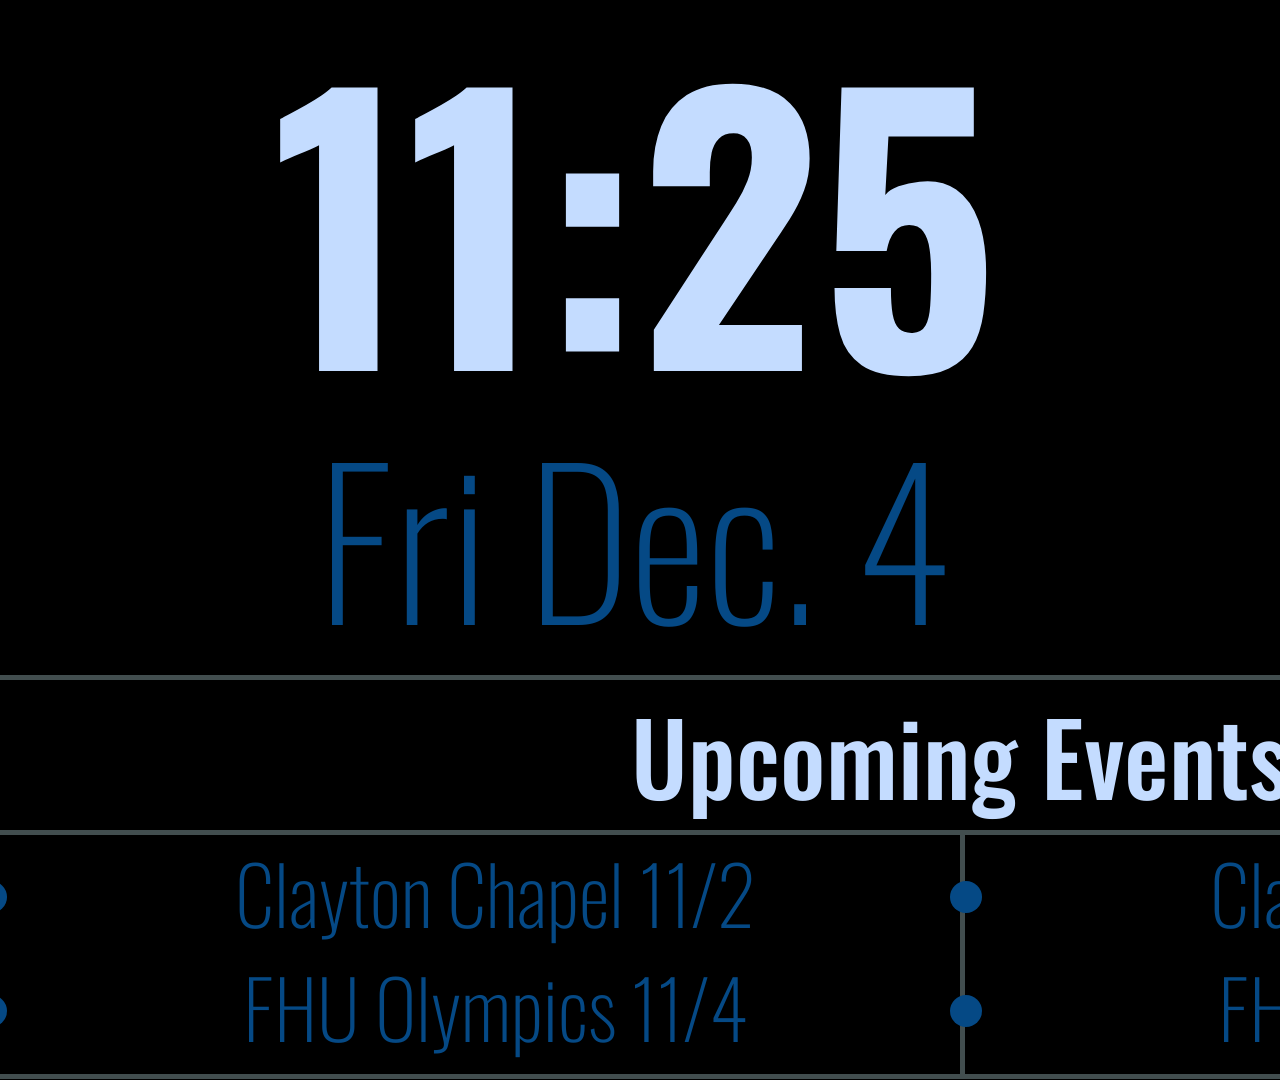
<file: index.html>
<!DOCTYPE html>
<html lang="en">

<head>
    <link href="https://fonts.googleapis.com/css?family=Oswald:300,400,700" rel="stylesheet">
    <meta charset="utf-8">
    <meta http-equiv="X-UA-Compatible" content="IE=edge">
    <meta name="viewport" content="width=device-width, initial-scale=1">
    <!-- The above 3 meta tags *must* come first in the head; any other head content must come *after* these tags -->
    <title>Smart Clock</title>

    <!-- Bootstrap -->
    <link href="https://maxcdn.bootstrapcdn.com/bootstrap/3.3.7/css/bootstrap.min.css" rel="stylesheet" integrity="sha384-BVYiiSIFeK1dGmJRAkycuHAHRg32OmUcww7on3RYdg4Va+PmSTsz/K68vbdEjh4u" crossorigin="anonymous">
    <link href="styles.css" rel="stylesheet">

    <link href="alternateStyles.css" rel="stylesheet">

    <!-- HTML5 shim and Respond.js for IE8 support of HTML5 elements and media queries -->
    <!-- WARNING: Respond.js doesn't work if you view the page via file:// -->
    <!--[if lt IE 9]>
      <script src="https://oss.maxcdn.com/html5shiv/3.7.3/html5shiv.min.js"></script>
      <script src="https://oss.maxcdn.com/respond/1.4.2/respond.min.js"></script>
    <![endif]-->
</head>

<body>
    <!--
    <nav class="navbar navbar-inverse navbar-fixed-top">
        <div class="container">
            <div class="navbar-header">
                <button type="button" class="navbar-toggle collapsed" data-toggle="collapse" data-target="#navbar" aria-expanded="false" aria-controls="navbar">
                    <span class="sr-only">Toggle navigation</span>
                    <span class="icon-bar"></span>
                    <span class="icon-bar"></span>
                    <span class="icon-bar"></span>
                </button>
                <a class="navbar-brand" href="#">Project name</a>
            </div>
            <div id="navbar" class="collapse navbar-collapse">
                <ul class="nav navbar-nav">
                    <li class="active"><a href="#">Home</a></li>
                    <li><a href="#about">About</a></li>
                    <li><a href="#contact">Contact</a></li>
                </ul>
            </div>
            !--/.nav-collapse --
        </div>
    </nav>
-->
    <div class="container1">
        <div class="row row1">

            <div class="col-md-8" id="time">
                <h1 id="timeElement"> 7:21 </h1>
                <h3 id="dateElement"> Tuesday Nov. 8th </h3>
            </div>

            <div class="col-md-4" id="events">
                <img src="images/VClouds Weather Icons/34.png" id="weatherImg">
                <h2 id="currentTemp"> 46° </h2>
            </div>

        </div>

        <div class="row">
            <div class="col-md-12">
                <h2 id="eventHeader"> Upcoming Events</h2>

            </div>

        </div>
        <div class="row">
            <div class="col-md-6">
                <ul id="eventList">
                    <li>Clayton Chapel 11/2</li>
                    <li>FHU Olympics 11/4</li>
                </ul>
            </div>
            <div class="col-md-6">
                <ul id="eventList">
                    <li>Clayton Chapel 11/2</li>
                    <li>FHU Olympics 11/4</li>
                </ul>
            </div>
        </div>
        <!--
        <div class="row">

            <div class="col-md-8" id="bibleVerse">
                <p> Then Jesus spoke to them again, saying, “I am the light of the world. He who follows Me shall not walk in darkness, but have the light of life.”
                    <br>John 8:12</p>
            </div>

            <div class="col-md-4" id="weather">
                <img src="images/VClouds Weather Icons/34.png" id="weatherImg">
                <h2 id="currentTemp"> 46° </h2>
            </div>

-->

        <!-- Trigger/Open The Modal -->
        <!--
            <button id="myBtn">Open Modal</button>

            <!-- The Modal -->
        <!--
            <div id="myModal" class="modal">

                <!-- Modal content -->
        <!--
                <div class="modal-content">
                    <span class="close">x</span>
                    <p>Some text in the Modal..</p>
                </div>

        </div>
-->
    </div>



    <!-- /.container -->


    <!-- jQuery (necessary for Bootstrap's JavaScript plugins) -->

    <script src="https://ajax.googleapis.com/ajax/libs/jquery/1.12.4/jquery.min.js"></script>
    <!-- Include all compiled plugins (below), or include individual files as needed -->
    <script src="https://maxcdn.bootstrapcdn.com/bootstrap/3.3.7/js/bootstrap.min.js" integrity="sha384-Tc5IQib027qvyjSMfHjOMaLkfuWVxZxUPnCJA7l2mCWNIpG9mGCD8wGNIcPD7Txa" crossorigin="anonymous"></script>
    <script src="javaScript.js"></script>
</body>

</html>
</file>
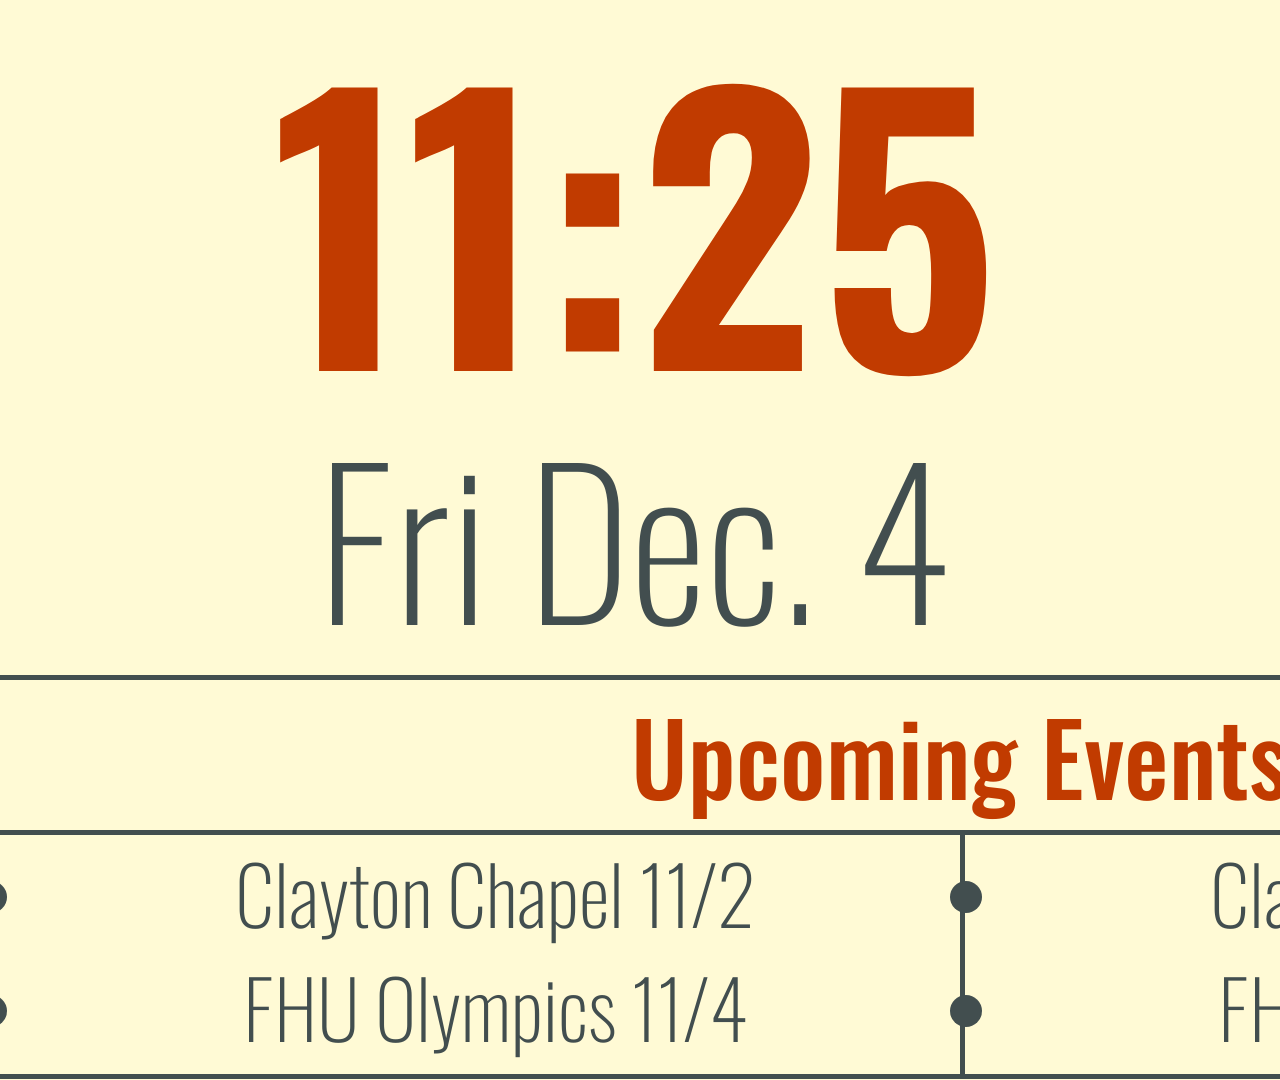
<file: index-H-light.html>
<!DOCTYPE html>
<html lang="en">

<head>
    <link href="https://fonts.googleapis.com/css?family=Oswald:300,400,700" rel="stylesheet">
    <meta charset="utf-8">
    <meta http-equiv="X-UA-Compatible" content="IE=edge">
    <meta name="viewport" content="width=device-width, initial-scale=1">
    <!-- The above 3 meta tags *must* come first in the head; any other head content must come *after* these tags -->
    <title>Smart Clock</title>

    <!-- Bootstrap -->
    <link href="https://maxcdn.bootstrapcdn.com/bootstrap/3.3.7/css/bootstrap.min.css" rel="stylesheet" integrity="sha384-BVYiiSIFeK1dGmJRAkycuHAHRg32OmUcww7on3RYdg4Va+PmSTsz/K68vbdEjh4u" crossorigin="anonymous">
    <link href="styles.css" rel="stylesheet">



    <!-- HTML5 shim and Respond.js for IE8 support of HTML5 elements and media queries -->
    <!-- WARNING: Respond.js doesn't work if you view the page via file:// -->
    <!--[if lt IE 9]>
      <script src="https://oss.maxcdn.com/html5shiv/3.7.3/html5shiv.min.js"></script>
      <script src="https://oss.maxcdn.com/respond/1.4.2/respond.min.js"></script>
    <![endif]-->
</head>

<body>
    <!--
    <nav class="navbar navbar-inverse navbar-fixed-top">
        <div class="container">
            <div class="navbar-header">
                <button type="button" class="navbar-toggle collapsed" data-toggle="collapse" data-target="#navbar" aria-expanded="false" aria-controls="navbar">
                    <span class="sr-only">Toggle navigation</span>
                    <span class="icon-bar"></span>
                    <span class="icon-bar"></span>
                    <span class="icon-bar"></span>
                </button>
                <a class="navbar-brand" href="#">Project name</a>
            </div>
            <div id="navbar" class="collapse navbar-collapse">
                <ul class="nav navbar-nav">
                    <li class="active"><a href="#">Home</a></li>
                    <li><a href="#about">About</a></li>
                    <li><a href="#contact">Contact</a></li>
                </ul>
            </div>
            !--/.nav-collapse --
        </div>
    </nav>
-->
    <div class="container1">
        <div class="row row1">

            <div class="col-md-8" id="time">
                <h1 id="timeElement"> 7:21 </h1>
                <h3 id="dateElement"> Tuesday Nov. 8th </h3>
            </div>

            <div class="col-md-4" id="events">
                <img src="images/VClouds Weather Icons/34.png" id="weatherImg">
                <h2 id="currentTemp"> 46° </h2>
            </div>

        </div>

        <div class="row">
            <div class="col-md-12">
                <h2 id="eventHeader"> Upcoming Events</h2>

            </div>

        </div>
        <div class="row">
            <div class="col-md-6">
                <ul id="eventList">
                    <li>Clayton Chapel 11/2</li>
                    <li>FHU Olympics 11/4</li>
                </ul>
            </div>
            <div class="col-md-6">
                <ul id="eventList">
                    <li>Clayton Chapel 11/2</li>
                    <li>FHU Olympics 11/4</li>
                </ul>
            </div>
        </div>
        <!--
        <div class="row">

            <div class="col-md-8" id="bibleVerse">
                <p> Then Jesus spoke to them again, saying, “I am the light of the world. He who follows Me shall not walk in darkness, but have the light of life.”
                    <br>John 8:12</p>
            </div>

            <div class="col-md-4" id="weather">
                <img src="images/VClouds Weather Icons/34.png" id="weatherImg">
                <h2 id="currentTemp"> 46° </h2>
            </div>

-->

        <!-- Trigger/Open The Modal -->
        <!--
            <button id="myBtn">Open Modal</button>

            <!-- The Modal -->
        <!--
            <div id="myModal" class="modal">

                <!-- Modal content -->
        <!--
                <div class="modal-content">
                    <span class="close">x</span>
                    <p>Some text in the Modal..</p>
                </div>

        </div>
-->
    </div>



    <!-- /.container -->


    <!-- jQuery (necessary for Bootstrap's JavaScript plugins) -->

    <script src="https://ajax.googleapis.com/ajax/libs/jquery/1.12.4/jquery.min.js"></script>
    <!-- Include all compiled plugins (below), or include individual files as needed -->
    <script src="https://maxcdn.bootstrapcdn.com/bootstrap/3.3.7/js/bootstrap.min.js" integrity="sha384-Tc5IQib027qvyjSMfHjOMaLkfuWVxZxUPnCJA7l2mCWNIpG9mGCD8wGNIcPD7Txa" crossorigin="anonymous"></script>
    <script src="javaScript.js"></script>
</body>

</html>
</file>
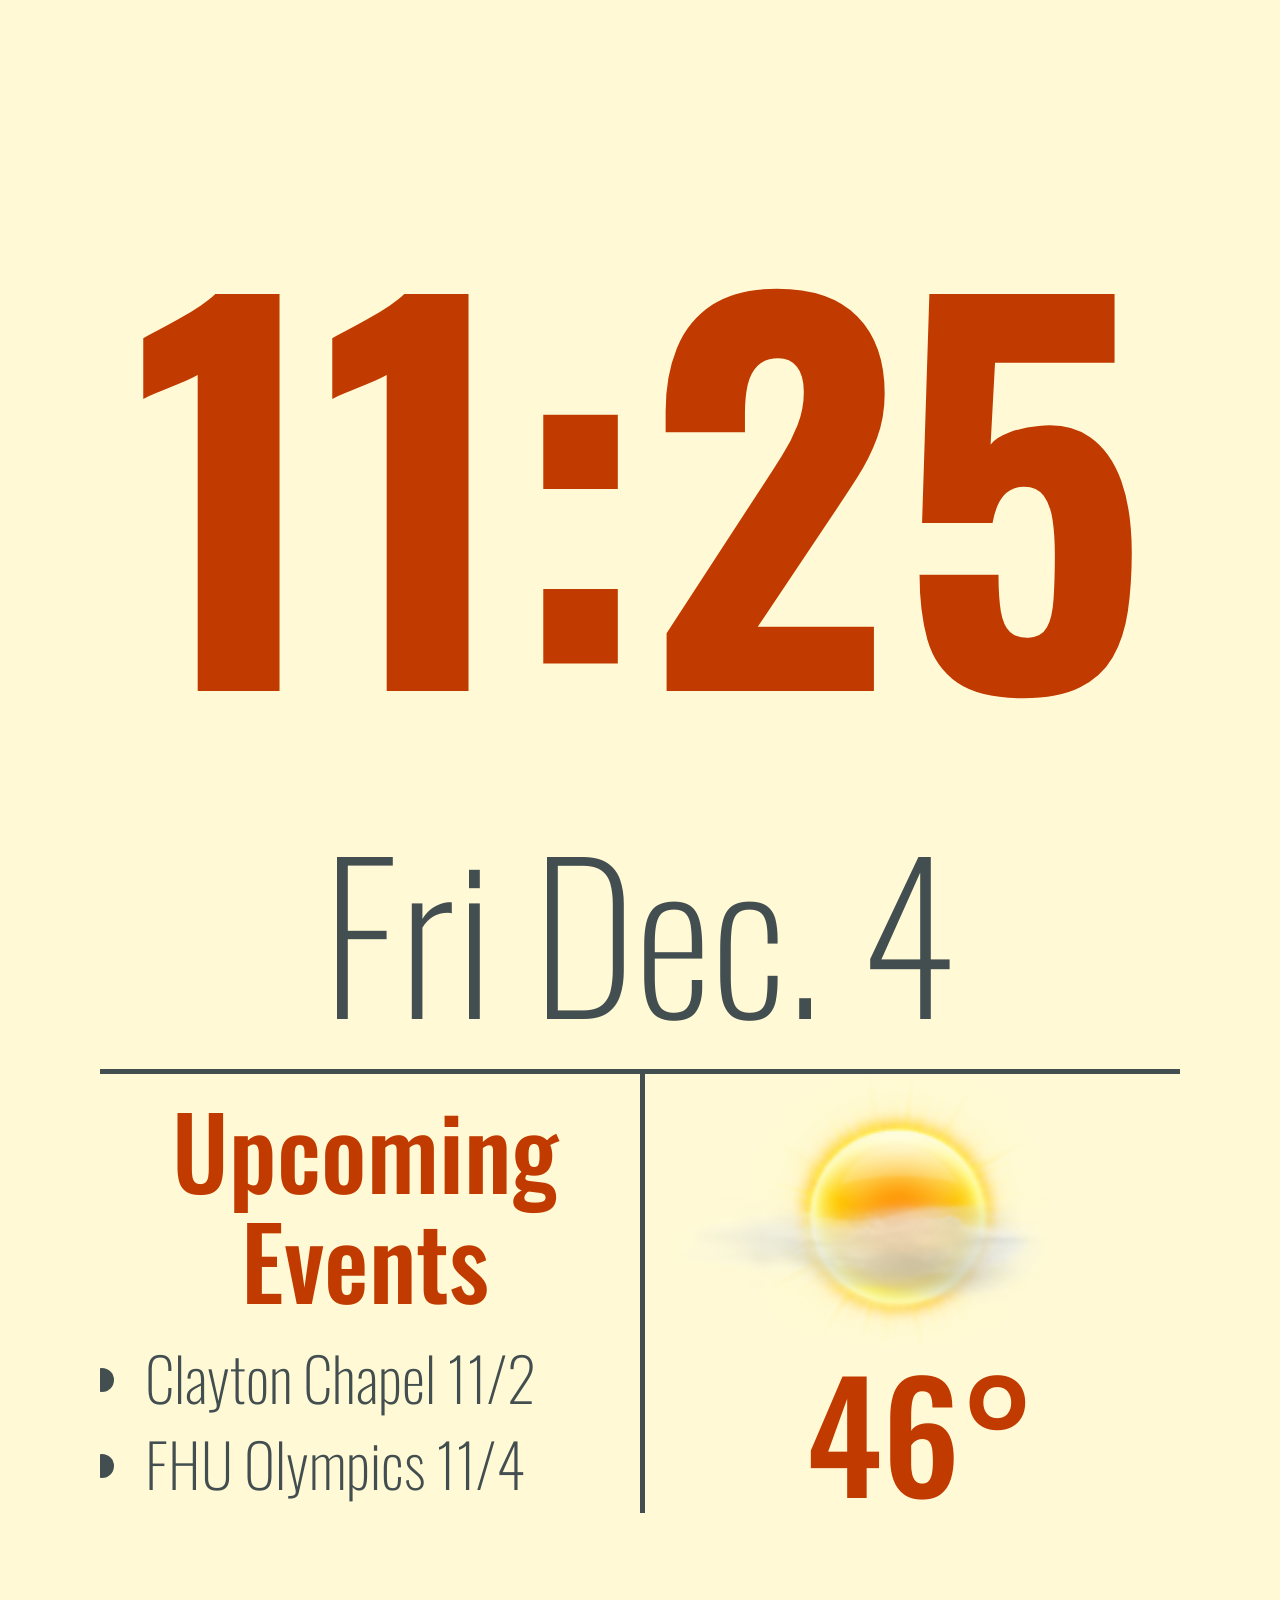
<file: indexV-light.html>
<!DOCTYPE html>
<html lang="en">

<head>
    <link href="https://fonts.googleapis.com/css?family=Oswald:300,400,700" rel="stylesheet">
    <meta charset="utf-8">
    <meta http-equiv="X-UA-Compatible" content="IE=edge">
    <meta name="viewport" content="width=device-width, initial-scale=1">
    <!-- The above 3 meta tags *must* come first in the head; any other head content must come *after* these tags -->
    <title>Smart Clock</title>

    <!-- Bootstrap -->
    <link href="https://maxcdn.bootstrapcdn.com/bootstrap/3.3.7/css/bootstrap.min.css" rel="stylesheet" integrity="sha384-BVYiiSIFeK1dGmJRAkycuHAHRg32OmUcww7on3RYdg4Va+PmSTsz/K68vbdEjh4u" crossorigin="anonymous">
    <link href="styles.css" rel="stylesheet">


    <!-- HTML5 shim and Respond.js for IE8 support of HTML5 elements and media queries -->
    <!-- WARNING: Respond.js doesn't work if you view the page via file:// -->
    <!--[if lt IE 9]>
      <script src="https://oss.maxcdn.com/html5shiv/3.7.3/html5shiv.min.js"></script>
      <script src="https://oss.maxcdn.com/respond/1.4.2/respond.min.js"></script>
    <![endif]-->
</head>

<body>
    <!--
    <nav class="navbar navbar-inverse navbar-fixed-top">
        <div class="container">
            <div class="navbar-header">
                <button type="button" class="navbar-toggle collapsed" data-toggle="collapse" data-target="#navbar" aria-expanded="false" aria-controls="navbar">
                    <span class="sr-only">Toggle navigation</span>
                    <span class="icon-bar"></span>
                    <span class="icon-bar"></span>
                    <span class="icon-bar"></span>
                </button>
                <a class="navbar-brand" href="#">Project name</a>
            </div>
            <div id="navbar" class="collapse navbar-collapse">
                <ul class="nav navbar-nav">
                    <li class="active"><a href="#">Home</a></li>
                    <li><a href="#about">About</a></li>
                    <li><a href="#contact">Contact</a></li>
                </ul>
            </div>
            !--/.nav-collapse --
        </div>
    </nav>
-->
    <div class="container2">
        <div class="row row1">

            <div class="col-md-12" id="time">
                <h1 id="timeElementV"> 7:21 </h1>
                <h3 id="dateElement"> Tuesday Nov. 8th </h3>
            </div>

        </div>
        <!--
        <div class="row">

            <div class="col-md-12" id="bibleVerseV">
                <p> Then Jesus spoke to them again, saying, “I am the light of the world. He who follows Me shall not walk in darkness, but have the light of life.”
                    <br>John 8:12</p>
            </div>
        </div>
-->
        <div class="row">
            <div class="col-md-6" id="events">
                <h2 id="eventHeader"> Upcoming Events</h2>

                <ul id="eventListV">
                    <li>Clayton Chapel 11/2</li>
                    <li>FHU Olympics 11/4</li>
                </ul>
            </div>
            <div class="col-md-6" id="weather">
                <img src="images/VClouds Weather Icons/34.png" id="weatherImgV">
                <h2 id="currentTempV"> 46° </h2>
            </div>
        </div>

    </div>
    <!-- /.container -->


    <!-- jQuery (necessary for Bootstrap's JavaScript plugins) -->
    <script src="https://ajax.googleapis.com/ajax/libs/jquery/1.12.4/jquery.min.js"></script>
    <!-- Include all compiled plugins (below), or include individual files as needed -->
    <script src="https://maxcdn.bootstrapcdn.com/bootstrap/3.3.7/js/bootstrap.min.js" integrity="sha384-Tc5IQib027qvyjSMfHjOMaLkfuWVxZxUPnCJA7l2mCWNIpG9mGCD8wGNIcPD7Txa" crossorigin="anonymous"></script>
    <script src="javaScript.js"></script>
</body>

</html>
</file>
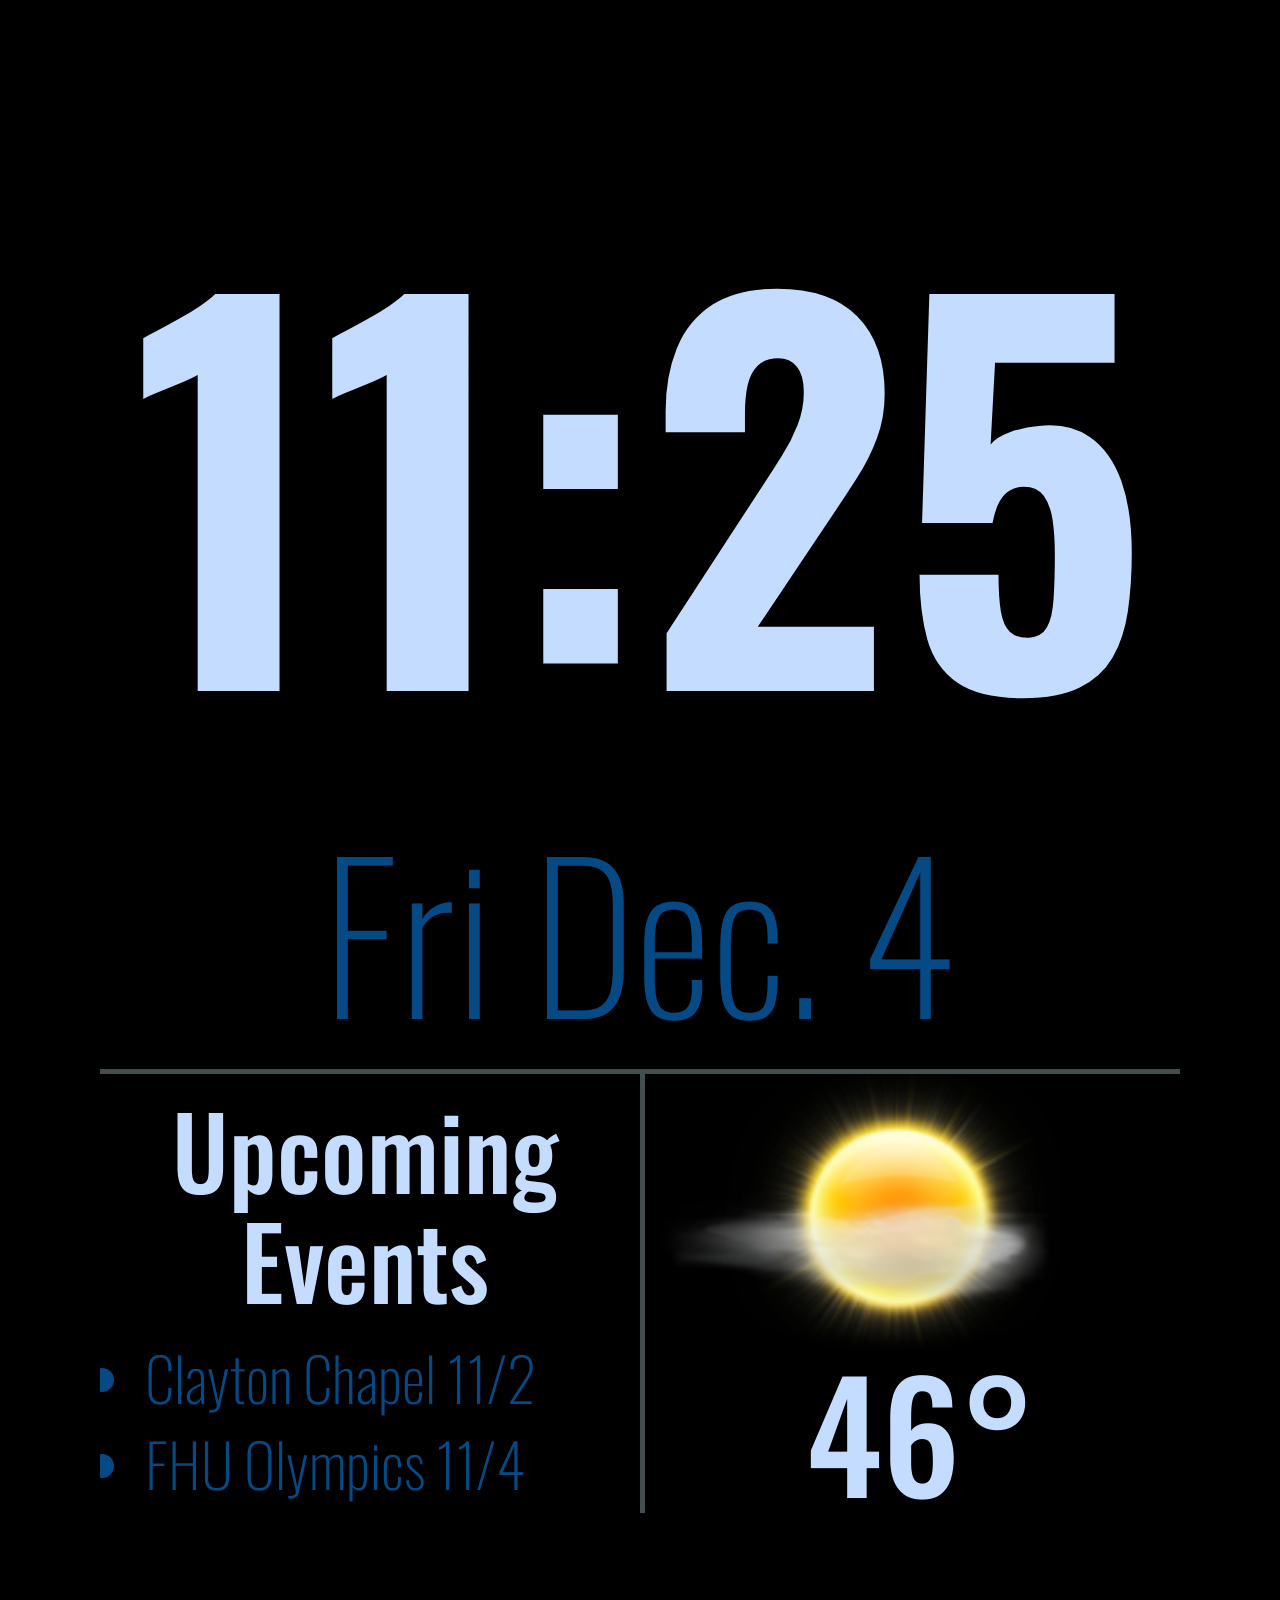
<file: indexV.html>
<!DOCTYPE html>
<html lang="en">

<head>
    <link href="https://fonts.googleapis.com/css?family=Oswald:300,400,700" rel="stylesheet">
    <meta charset="utf-8">
    <meta http-equiv="X-UA-Compatible" content="IE=edge">
    <meta name="viewport" content="width=device-width, initial-scale=1">
    <!-- The above 3 meta tags *must* come first in the head; any other head content must come *after* these tags -->
    <title>Smart Clock</title>

    <!-- Bootstrap -->
    <link href="https://maxcdn.bootstrapcdn.com/bootstrap/3.3.7/css/bootstrap.min.css" rel="stylesheet" integrity="sha384-BVYiiSIFeK1dGmJRAkycuHAHRg32OmUcww7on3RYdg4Va+PmSTsz/K68vbdEjh4u" crossorigin="anonymous">
    <link href="styles.css" rel="stylesheet">
    <link href="alternateStyles.css" rel="stylesheet">

    <!-- HTML5 shim and Respond.js for IE8 support of HTML5 elements and media queries -->
    <!-- WARNING: Respond.js doesn't work if you view the page via file:// -->
    <!--[if lt IE 9]>
      <script src="https://oss.maxcdn.com/html5shiv/3.7.3/html5shiv.min.js"></script>
      <script src="https://oss.maxcdn.com/respond/1.4.2/respond.min.js"></script>
    <![endif]-->
</head>

<body>
    <!--
    <nav class="navbar navbar-inverse navbar-fixed-top">
        <div class="container">
            <div class="navbar-header">
                <button type="button" class="navbar-toggle collapsed" data-toggle="collapse" data-target="#navbar" aria-expanded="false" aria-controls="navbar">
                    <span class="sr-only">Toggle navigation</span>
                    <span class="icon-bar"></span>
                    <span class="icon-bar"></span>
                    <span class="icon-bar"></span>
                </button>
                <a class="navbar-brand" href="#">Project name</a>
            </div>
            <div id="navbar" class="collapse navbar-collapse">
                <ul class="nav navbar-nav">
                    <li class="active"><a href="#">Home</a></li>
                    <li><a href="#about">About</a></li>
                    <li><a href="#contact">Contact</a></li>
                </ul>
            </div>
            !--/.nav-collapse --
        </div>
    </nav>
-->
    <div class="container2">
        <div class="row row1">

            <div class="col-md-12" id="time">
                <h1 id="timeElementV"> 7:21 </h1>
                <h3 id="dateElement"> Tuesday Nov. 8th </h3>
            </div>

        </div>
        <!--
        <div class="row">

            <div class="col-md-12" id="bibleVerseV">
                <p> Then Jesus spoke to them again, saying, “I am the light of the world. He who follows Me shall not walk in darkness, but have the light of life.”
                    <br>John 8:12</p>
            </div>
        </div>
-->
        <div class="row">
            <div class="col-md-6" id="events">
                <h2 id="eventHeader"> Upcoming Events</h2>

                <ul id="eventListV">
                    <li>Clayton Chapel 11/2</li>
                    <li>FHU Olympics 11/4</li>
                </ul>
            </div>
            <div class="col-md-6" id="weather">
                <img src="images/VClouds Weather Icons/34.png" id="weatherImgV">
                <h2 id="currentTempV"> 46° </h2>
            </div>
        </div>

    </div>
    <!-- /.container -->


    <!-- jQuery (necessary for Bootstrap's JavaScript plugins) -->
    <script src="https://ajax.googleapis.com/ajax/libs/jquery/1.12.4/jquery.min.js"></script>
    <!-- Include all compiled plugins (below), or include individual files as needed -->
    <script src="https://maxcdn.bootstrapcdn.com/bootstrap/3.3.7/js/bootstrap.min.js" integrity="sha384-Tc5IQib027qvyjSMfHjOMaLkfuWVxZxUPnCJA7l2mCWNIpG9mGCD8wGNIcPD7Txa" crossorigin="anonymous"></script>
    <script src="javaScript.js"></script>

</body>

</html>
</file>
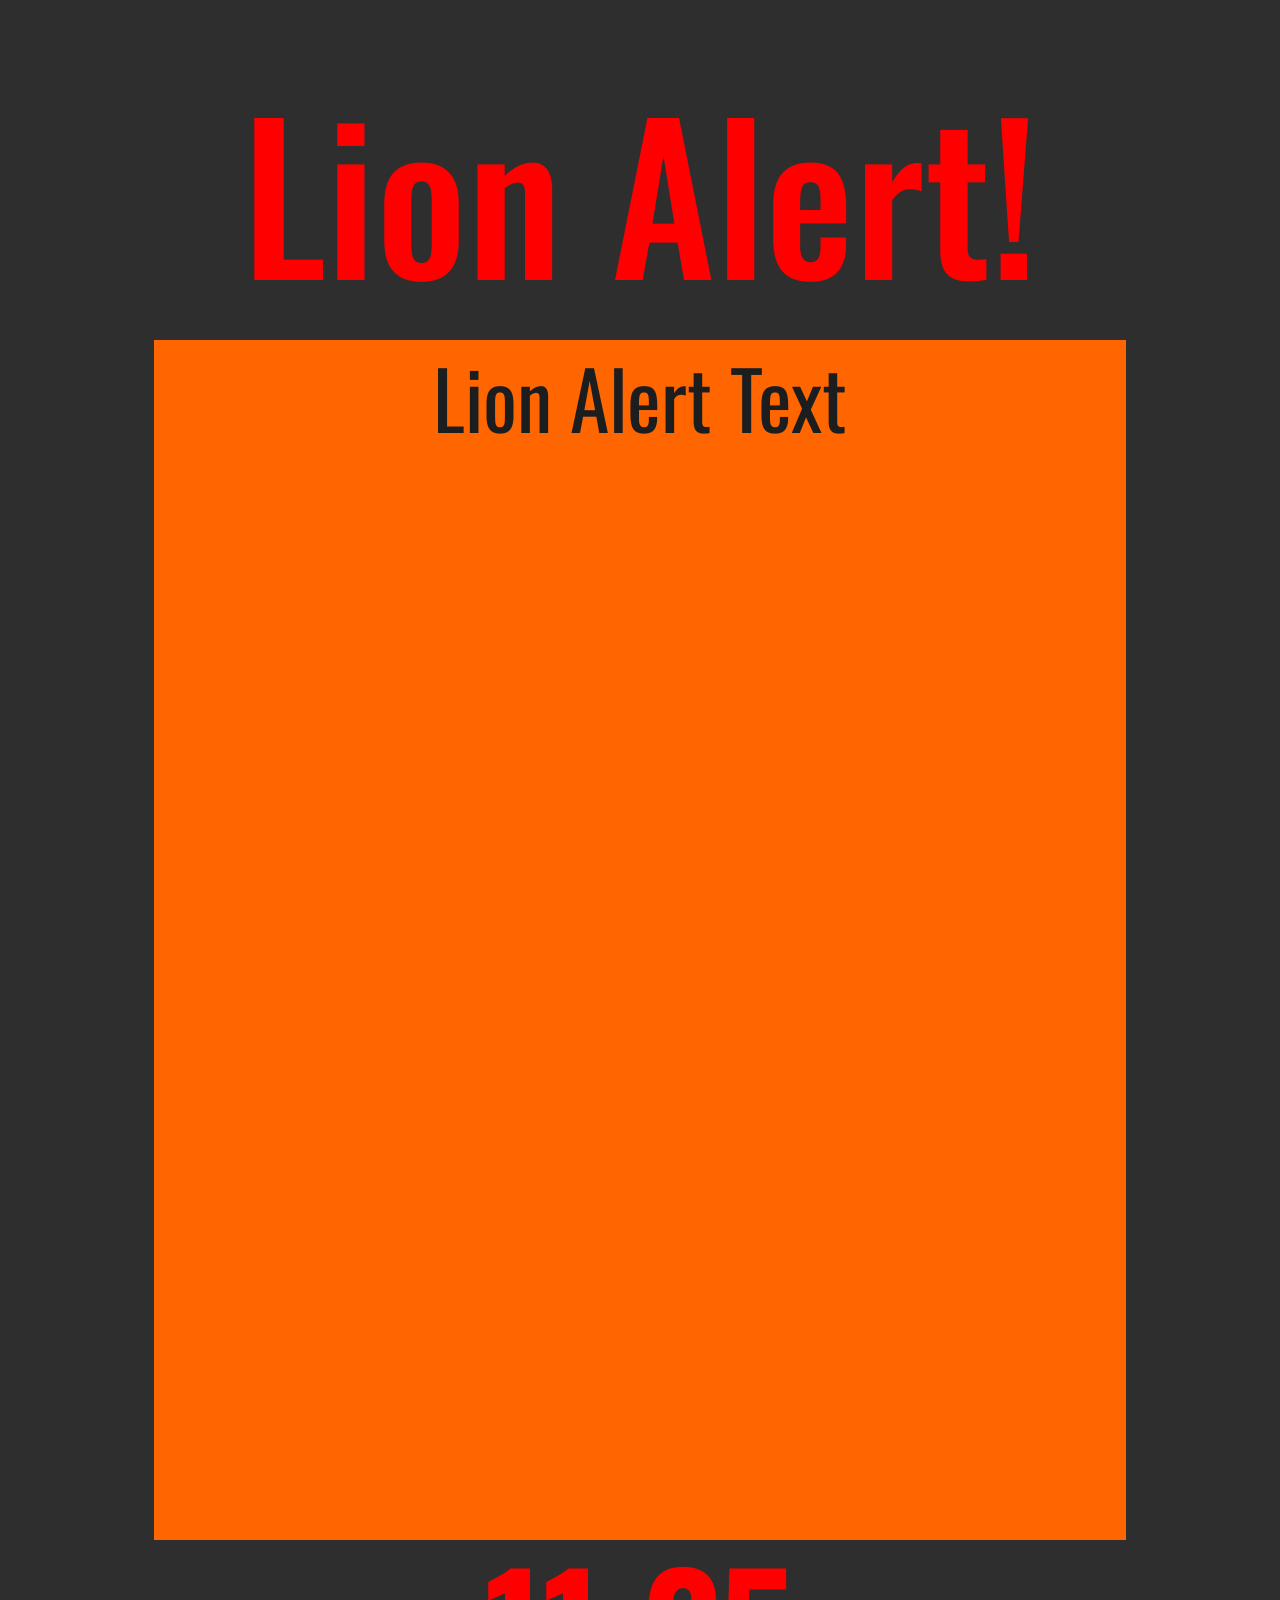
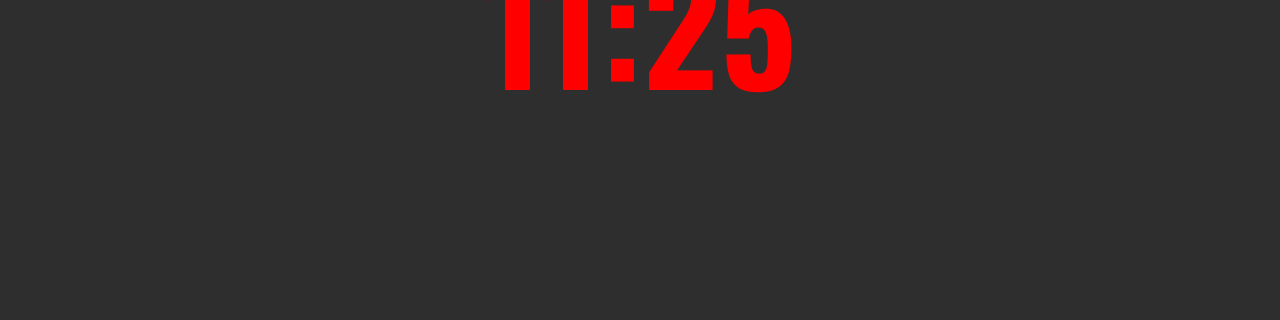
<file: lionAlert-V.html>
<!DOCTYPE html>
<html lang="en">

<head>
    <link href="https://fonts.googleapis.com/css?family=Oswald:300,400,700" rel="stylesheet">
    <meta charset="utf-8">
    <meta http-equiv="X-UA-Compatible" content="IE=edge">
    <meta name="viewport" content="width=device-width, initial-scale=1">
    <!-- The above 3 meta tags *must* come first in the head; any other head content must come *after* these tags -->
    <title>Lion Alert! </title>

    <!-- Bootstrap -->
    <link href="https://maxcdn.bootstrapcdn.com/bootstrap/3.3.7/css/bootstrap.min.css" rel="stylesheet" integrity="sha384-BVYiiSIFeK1dGmJRAkycuHAHRg32OmUcww7on3RYdg4Va+PmSTsz/K68vbdEjh4u" crossorigin="anonymous">

    <link href="styles.css" rel="stylesheet">

    <link href="lionAlertStyles.css" rel="stylesheet">


</head>

<body>



    <div class="container2">

        <h1 id="lionAlertHead-V"> Lion Alert! </h1>

        <p id="alertBox-V"> Lion Alert Text </p>



        <div class="col-md-12" id="time-V">
            <h3 id="timeElement"> 7:21 </h3>
        </div>




    </div>
    <!-- /.container -->


    <!-- jQuery (necessary for Bootstrap's JavaScript plugins) -->
    <script src="https://ajax.googleapis.com/ajax/libs/jquery/1.12.4/jquery.min.js"></script>
    <!-- Include all compiled plugins (below), or include individual files as needed -->
    <script src="https://maxcdn.bootstrapcdn.com/bootstrap/3.3.7/js/bootstrap.min.js" integrity="sha384-Tc5IQib027qvyjSMfHjOMaLkfuWVxZxUPnCJA7l2mCWNIpG9mGCD8wGNIcPD7Txa" crossorigin="anonymous"></script>
    <script src="javaScript.js"></script>
</body>

</html>
</file>
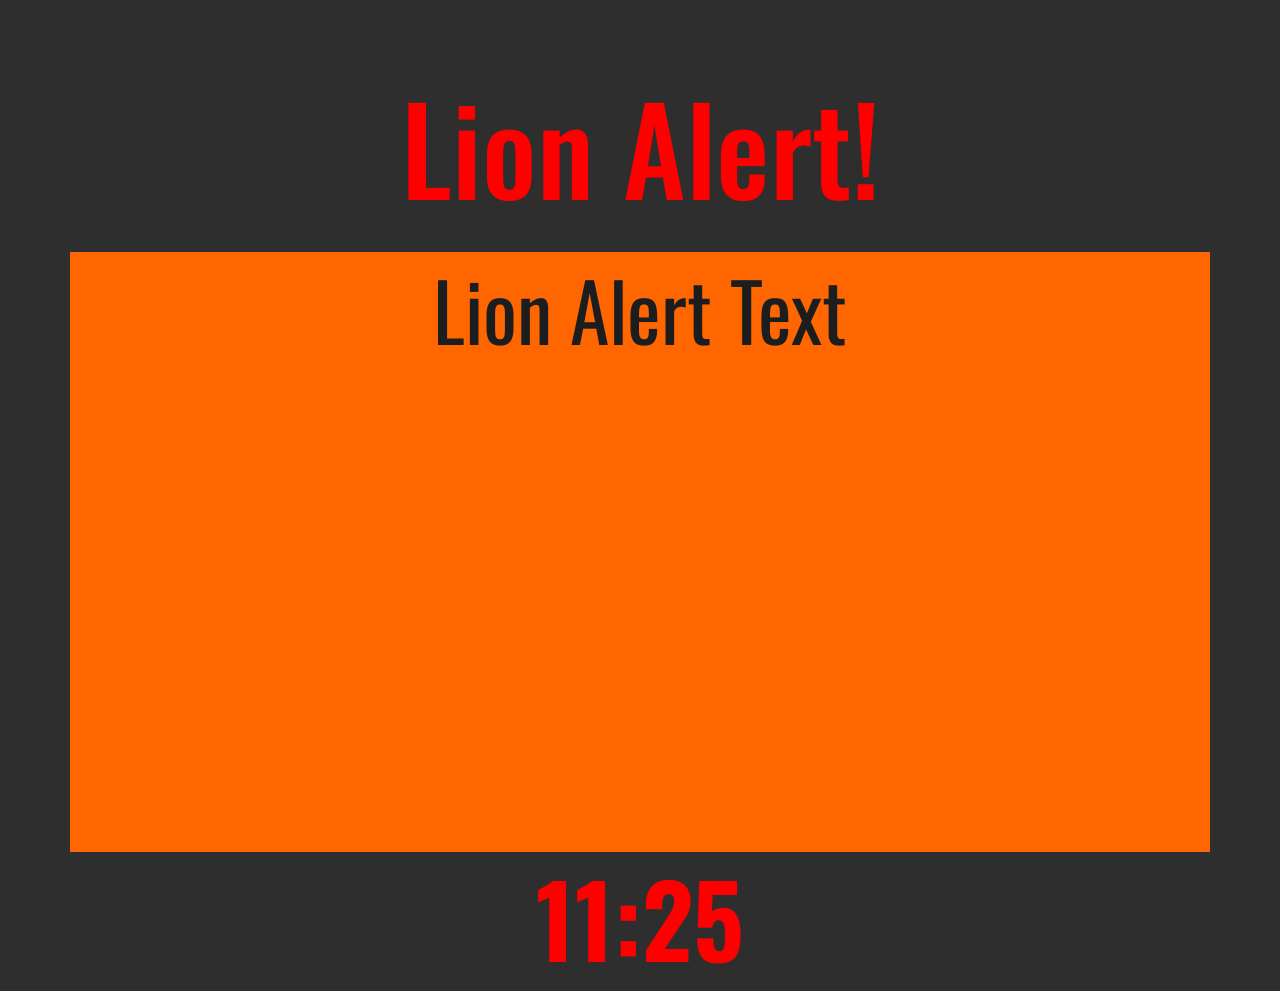
<file: lionAlert.html>
<!DOCTYPE html>
<html lang="en">

<head>
    <link href="https://fonts.googleapis.com/css?family=Oswald:300,400,700" rel="stylesheet">
    <meta charset="utf-8">
    <meta http-equiv="X-UA-Compatible" content="IE=edge">
    <meta name="viewport" content="width=device-width, initial-scale=1">
    <!-- The above 3 meta tags *must* come first in the head; any other head content must come *after* these tags -->
    <title>Lion Alert! </title>

    <!-- Bootstrap -->
    <link href="https://maxcdn.bootstrapcdn.com/bootstrap/3.3.7/css/bootstrap.min.css" rel="stylesheet" integrity="sha384-BVYiiSIFeK1dGmJRAkycuHAHRg32OmUcww7on3RYdg4Va+PmSTsz/K68vbdEjh4u" crossorigin="anonymous">

    <link href="styles.css" rel="stylesheet">

    <link href="lionAlertStyles.css" rel="stylesheet">


</head>

<body>



    <div class="container">

        <h1 id="lionAlertHead"> Lion Alert! </h1>

        <p id="alertBox"> Lion Alert Text </p>



        <div class="col-md-12" id="time">
            <h3 id="timeElement"> 7:21 </h3>
        </div>




    </div>
    <!-- /.container -->


    <!-- jQuery (necessary for Bootstrap's JavaScript plugins) -->
    <script src="https://ajax.googleapis.com/ajax/libs/jquery/1.12.4/jquery.min.js"></script>
    <!-- Include all compiled plugins (below), or include individual files as needed -->
    <script src="https://maxcdn.bootstrapcdn.com/bootstrap/3.3.7/js/bootstrap.min.js" integrity="sha384-Tc5IQib027qvyjSMfHjOMaLkfuWVxZxUPnCJA7l2mCWNIpG9mGCD8wGNIcPD7Txa" crossorigin="anonymous"></script>
    <script src="javaScript.js"></script>
</body>

</html>
</file>
<file: styles.css>
.container1 {
                                width: 1920px;
                                height: 1080px;
                                overflow: hidden;
                                margin: 0 auto;
                            }
                            .container2 {
                                width: 1080px;
                                height: 1920px;
                                overflow: hidden;
                                margin: 0 auto;
                            }
                            body {
                                background: #fffad5;
                                font-family: 'Oswald', sans-serif;
                            }
                            .row {
                                border-bottom: 5px solid #424e4f;
                            }
                            .col-md-6 {
                                border-left: 5px solid #424e4f;
                            }
                            .col-md-4 {
                                border-left: 5px solid #424e4f;
                            }
                            #timeElement {
                                font-size: 35rem;
                                color: #c13b00;
                                font-weight: bold;
                                text-align: center;
                            }
                            #dateElement {
                                font-size: 20rem;
                                color: #424e4f;
                                font-weight: lighter;
                                text-align: center;
                                margin-bottom: 3rem;
                            }
                            #eventHeader {
                                font-size: 10rem;
                                color: #c13b00;
                                overflow: show;
                                text-align: center;
                                margin: 2rem;
                            }
                            #eventList {
                                font-size: 8rem;
                                color: #424e4f;
                                font-weight: lighter;
                                text-decoration: none;
                                text-align: center;
                            }
                            #eventList > li {
                                text-decoration: none;
                            }
                            #bibleVerse {
                                font-size: 7rem;
                                color: #424e4f;
                                overflow: auto;
                                font-weight: lighter;
                                text-align: center;
                            }
                            #currentTemp {
                                font-size: 20rem;
                                color: #c13b00;
                                float: auto;
                                margin-top: 5rem;
                                text-align: center;
                            }
                            #weatherImg {
                                width: 42rem;
                                margin-top: 5rem;
                            }
                            #timeElementV {
                                font-size: 49rem;
                                color: #c13b00;
                                font-weight: bold;
                                text-align: center;
                                padding-top: 18rem;
                                padding-bottom: 6rem;
                            }
                            #bibleVerseV {
                                font-size: 6rem;
                                color: #424e4f;
                                overflow: auto;
                                font-weight: lighter;
                                text-align: center;
                            }
                            #currentTempV {
                                font-size: 15rem;
                                color: #c13b00;
                                margin: 0 auto;
                                text-align: center;
                            }
                            #weatherImgV {
                                width: 40rem;
                            }
                            #eventListV {
                                font-size: 6rem;
                                color: #424e4f;
                                font-weight: lighter;
                                padding-bottom: 50rem;
                            }
                            /* The Modal (background) */
                            
                            .modal {
                                display: none;
                                /* Hidden by default */
                                position: fixed;
                                /* Stay in place */
                                z-index: 1;
                                /* Sit on top */
                                left: 0;
                                top: 0;
                                width: 100%;
                                /* Full width */
                                height: 100%;
                                /* Full height */
                                overflow: auto;
                                /* Enable scroll if needed */
                                background-color: rgb(0, 0, 0);
                                /* Fallback color */
                                background-color: rgba(0, 0, 0, 0.4);
                                /* Black w/ opacity */
                            }
                            /* Modal Content/Box */
                            
                            .modal-content {
                                background-color: #fefefe;
                                margin: 15% auto;
                                /* 15% from the top and centered */
                                padding: 20px;
                                border: 1px solid #888;
                                width: 80%;
                                /* Could be more or less, depending on screen size */
                            }
                            /* The Close Button */
                            
                            .close {
                                color: #aaa;
                                float: right;
                                font-size: 28px;
                                font-weight: bold;
                            }
                            .close:hover,
                            .close:focus {
                                color: black;
                                text-decoration: none;
                                cursor: pointer;
                            }
                            /* Modal Header */
                            
                            .modal-header {
                                padding: 2px 16px;
                                background-color: #5cb85c;
                                color: white;
                            }
                            /* Modal Body */
                            
                            .modal-body {
                                padding: 2px 16px;
                            }
                            /* Modal Footer */
                            
                            .modal-footer {
                                padding: 2px 16px;
                                background-color: #5cb85c;
                                color: white;
                            }
                            /* Modal Content */
                            
                            .modal-content {
                                position: relative;
                                background-color: #fefefe;
                                margin: auto;
                                padding: 0;
                                border: 1px solid #888;
                                width: 80%;
                                box-shadow: 0 4px 8px 0 rgba(0, 0, 0, 0.2), 0 6px 20px 0 rgba(0, 0, 0, 0.19);
                                -webkit-animation-name: animatetop;
                                -webkit-animation-duration: 0.4s;
                                animation-name: animatetop;
                                animation-duration: 0.4s
                            }
                            /* Add Animation */
                            
                            @-webkit-keyframes animatetop {
                                from {
                                    top: -300px;
                                    opacity: 0
                                }
                                to {
                                    top: 0;
                                    opacity: 1
                                }
                            }
                            @keyframes animatetop {
                                from {
                                    top: -300px;
                                    opacity: 0
                                }
                                to {
                                    top: 0;
                                    opacity: 1
                                }
                            }
                            .myBtn {
                                display: none;
                            }
</file>
<file: alternateStyles.css>
body {
    background: #000000;
}
#timeElement {
    color: #C4DCFF;
}
#dateElement {
    color: #054985;
}
#currentTemp {
    color: #C4DCFF;
}
#eventHeader {
    color: #C4DCFF;
}
#eventList {
    color: #054985;
}
#timeElementV {
    color: #C4DCFF;
}
#currentTempV {
    color: #C4DCFF;
}
#eventListV {
    color: #054985;
}
</file>
<file: lionAlertStyles.css>
body {
                                background: #2E2E2E;
                            }
                            #lionAlertHead {
                                text-align: center;
                                font-size: 12rem;
                                color: #ff0000;
                                margin: 0 auto;
                                padding-top: 8rem;
                                padding-bottom: 4rem;
                            }
                            #alertBox {
                                text-align: center;
                                color: #1b1d1e;
                                background-color: #ff6600;
                                height: 60rem;
                                font-size: 8rem;
                            }
                            #time #timeElement {
                                text-align: center;
                                font-size: 10rem;
                                color: #ff0000;
                                margin: 0 auto;
                            }
                            #lionAlertHead-V {
                                text-align: center;
                                font-size: 20rem;
                                color: #ff0000;
                                margin: 0 auto;
                                padding-top: 8rem;
                                padding-bottom: 4rem;
                            }
                            #alertBox-V {
                                text-align: center;
                                color: #1b1d1e;
                                background-color: #ff6600;
                                height: 120rem;
                                width: 90%;
                                font-size: 8rem;
                                margin: 0 auto;
                            }
                            #time-V #timeElement {
                                text-align: center;
                                font-size: 15rem;
                                color: #ff0000;
                                margin: 0 auto;
</file>
